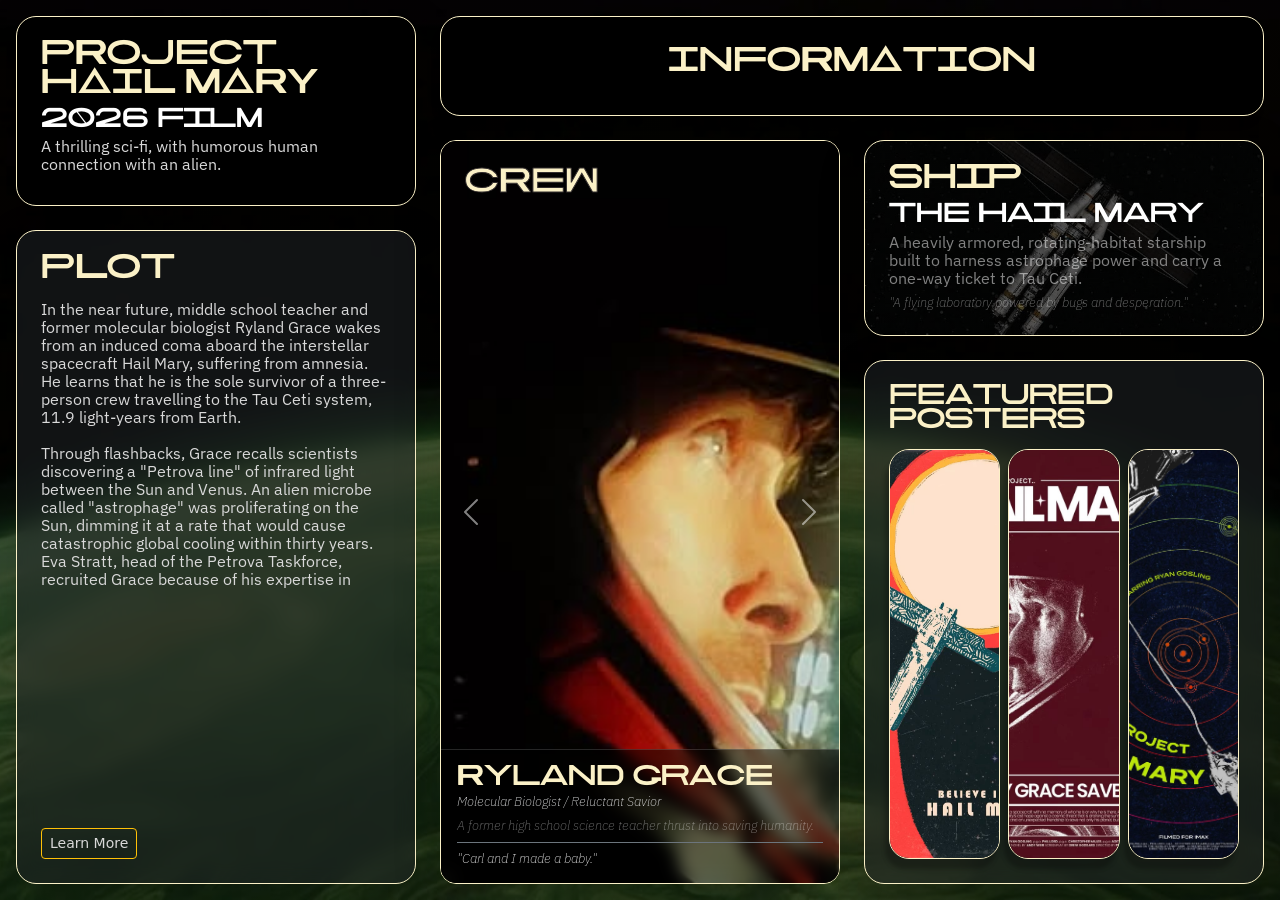
<file: A01/index.html>
<!doctype html>
<html lang="en">
  <head>
    <meta charset="utf-8" />
    <meta name="viewport" content="width=device-width, initial-scale=1" />
    <title>Bento</title>
    <link
      href="https://cdn.jsdelivr.net/npm/bootstrap@5.3.8/dist/css/bootstrap.min.css"
      rel="stylesheet"
      integrity="sha384-sRIl4kxILFvY47J16cr9ZwB07vP4J8+LH7qKQnuqkuIAvNWLzeN8tE5YBujZqJLB"
      crossorigin="anonymous"
    />
    <link rel="stylesheet" href="style.css" />
    <link rel="icon" href="assets/icon.png" />
  </head>
  <body>
    <div class="container-fluid d-flex min-vh-100 p-3">
      <!-- main row -->
      <div class="row g-4 flex-fill">
        <!-- left col -->
        <div class="col-12 col-lg-4 d-flex flex-column gap-4">
          <!-- film banner -->
          <div class="col-12">
            <div
              class="card p-4 justify-content-evenly text-white shadow-lg"
              id="film-banner"
            >
              <h3>PROJECT HAIL MARY</h3>

              <h5 id="hail-mary" class="card-title fw-bold mb-1">2026 Film</h5>

              <p id="ship-text" class="card-text small mb-2">
                A thrilling sci-fi, with humorous human connection with an
                alien.
              </p>
            </div>
          </div>

          <div class="col-12 flex-fill d-flex">
            <div class="col d-flex flex-column flex-grow-1">
              <div
                class="card frosted-card d-flex flex-column h-100 flex-fill shadow-lg"
              >
                <div
                  class="card-body p-4 d-flex flex-column justify-content-between"
                >
                  <div>
                    <h3 class="card-title fw-bold mb-3">PLOT</h3>
                    <p class="card-text plot-text" id="ship-text">
                      In the near future, middle school teacher and former
                      molecular biologist Ryland Grace wakes from an induced
                      coma aboard the interstellar spacecraft Hail Mary,
                      suffering from amnesia. He learns that he is the sole
                      survivor of a three-person crew travelling to the Tau Ceti
                      system, 11.9 light-years from Earth.

                      <br /><br />
                      Through flashbacks, Grace recalls scientists discovering a
                      "Petrova line" of infrared light between the Sun and
                      Venus. An alien microbe called "astrophage" was
                      proliferating on the Sun, dimming it at a rate that would
                      cause catastrophic global cooling within thirty years. Eva
                      Stratt, head of the Petrova Taskforce, recruited Grace
                      because of his expertise in speculative astrobiology.
                    </p>
                  </div>

                  <div class="mt-3">
                    <a
                      class="btn btn-outline-warning btn-sm"
                      href="https://en.wikipedia.org/wiki/Project_Hail_Mary_(film)#Plot"
                      target="_blank"
                      role="button"
                      >Learn More</a
                    >
                  </div>
                </div>
              </div>
            </div>
          </div>
        </div>

        <div class="col-12 col-lg-8 d-flex flex-column gap-4">
          <div class="row g-4">
            <div class="col-12">
              <div
                class="card info-card d-flex text-center justify-content-center"
              >
                <h3>INFORMATION</h3>
              </div>
            </div>
          </div>
          <div class="row g-4 flex-fill">
            <div class="col-12 col-lg-6 d-flex flex-column">
              <div
                id="crew-carousel"
                class="carousel slide crew-card-container position-relative overflow-hidden rounded-4 shadow-lg text-white flex-fill"
                data-bs-ride="carousel"
              >
                <div class="position-absolute top-0 start-0 p-4 z-3">
                  <h3
                    id="crew-title"
                    class="fw-bold m-0 py-1 rounded d-inline-block"
                  >
                    CREW
                  </h3>
                </div>

                <div class="carousel-inner h-100">
                  <div class="carousel-item active h-100">
                    <img
                      src="assets/ryland_banner.jpg"
                      class="d-block w-100 h-100 object-fit-cover"
                      alt="Ryland Grace"
                    />
                    <div
                      class="carousel-caption card-img-overlay d-flex flex-column justify-content-end p-0 text-start"
                    >
                      <div class="crew-overlay-box p-3">
                        <div>
                          <h3 class="fw-bold crew-name mb-1 fs-5">
                            Ryland Grace
                          </h3>
                          <p class="text-light crew-role mb-2 fst-italic small">
                            Molecular Biologist / Reluctant Savior
                          </p>
                          <p class="crew-desc mb-2 small text-white-50">
                            A former high school science teacher thrust into
                            saving humanity.
                          </p>
                        </div>
                        <div>
                          <p
                            class="small fst-italic border-top border-secondary pt-2 mb-0 text-white"
                          >
                            "Carl and I made a baby."
                          </p>
                        </div>
                      </div>
                    </div>
                  </div>

                  <div class="carousel-item h-100">
                    <img
                      src="assets/rocky_crew.jpg"
                      class="d-block w-100 h-100 object-fit-cover"
                      alt="Rocky"
                    />
                    <div
                      class="carousel-caption card-img-overlay d-flex flex-column justify-content-end p-0 text-start"
                    >
                      <div class="crew-overlay-box p-3">
                        <div>
                          <h3 class="fw-bold crew-name mb-1 fs-5">Rocky</h3>
                          <p class="text-light crew-role mb-2 fst-italic small">
                            Engineer Extraordinaire
                          </p>
                          <p class="crew-desc mb-2 small text-white-50">
                            A five-legged, pentagonal, rock-eating alien
                            navigating through echolocation.
                          </p>
                        </div>
                        <div>
                          <p
                            class="small fst-italic text-white-50 border-top border-secondary pt-2 mb-0 text-white"
                          >
                            "Amaze! Amaze! Amaze!"
                          </p>
                        </div>
                      </div>
                    </div>
                  </div>

                  <div class="carousel-item h-100">
                    <img
                      src="assets/stratt_crew.jpg"
                      class="d-block w-100 h-100 object-fit-cover"
                      alt="Eva Stratt"
                    />
                    <div
                      class="carousel-caption card-img-overlay d-flex flex-column justify-content-end p-0 text-start"
                    >
                      <div class="crew-overlay-box p-3">
                        <div>
                          <h3 class="crew-name fw-bold mb-1 fs-5">
                            Eva Stratt
                          </h3>
                          <p class="text-light crew-role mb-2 fst-italic small">
                            Director / Head of UN Taskforce
                          </p>
                          <p class="crew-desc mb-2 small text-white-50">
                            Ruthless, pragmatic, and entirely unconcerned with
                            ethics or popularity.
                          </p>
                        </div>
                        <div>
                          <p
                            class="small fst-italic border-top border-secondary pt-2 mb-0 text-white"
                          >
                            "If we die, it doesn't matter what the rules were."
                          </p>
                        </div>
                      </div>
                    </div>
                  </div>
                </div>

                <button
                  class="carousel-control-prev z-3"
                  type="button"
                  data-bs-target="#crew-carousel"
                  data-bs-slide="prev"
                >
                  <span
                    class="carousel-control-prev-icon"
                    aria-hidden="true"
                  ></span>
                  <span class="visually-hidden">Previous</span>
                </button>
                <button
                  class="carousel-control-next z-3"
                  type="button"
                  data-bs-target="#crew-carousel"
                  data-bs-slide="next"
                >
                  <span
                    class="carousel-control-next-icon"
                    aria-hidden="true"
                  ></span>
                  <span class="visually-hidden">Next</span>
                </button>
              </div>
            </div>

            <div class="col-12 col-lg-6 d-flex flex-column gap-4">
              <div
                class="card p-4 justify-content-evenly text-white shadow-lg border-0"
                id="ship"
              >
                <h3>Ship</h3>
                <h5 id="hail-mary" class="card-title fw-bold mb-1">
                  The Hail Mary
                </h5>
                <p id="ship-text" class="card-text small mb-2 text-white-50">
                  A heavily armored, rotating-habitat starship built to harness
                  astrophage power and carry a one-way ticket to Tau Ceti.
                </p>
                <div>
                  <p class="card-text small fst-italic text-white-50 mb-0">
                    "A flying laboratory powered by bugs and desperation."
                  </p>
                </div>
              </div>

              <div
                class="card p-4 frosted-card text-white shadow-lg border-0 flex-fill"
              >
                <h3 class="card-title fs-5 mb-3">Featured Posters</h3>
                <div class="row g-2 flex-fill poster-row">
                  <div class="col-4">
                    <div
                      class="card bg-dark border-secondary overflow-hidden h-100"
                    >
                      <img
                        src="assets/posters/poster1.jpg"
                        alt="Poster 1"
                        class="poster-img object-fit-cover"
                      />
                    </div>
                  </div>
                  <div class="col-4">
                    <div
                      class="card bg-dark border-secondary overflow-hidden h-100"
                    >
                      <img
                        src="assets/posters/poster2.jpg"
                        alt="Poster 2"
                        class="poster-img object-fit-cover"
                      />
                    </div>
                  </div>
                  <div class="col-4">
                    <div
                      class="card bg-dark border-secondary overflow-hidden h-100"
                    >
                      <img
                        src="assets/posters/poster3.jpg"
                        alt="Poster 3"
                        class="poster-img object-fit-cover"
                      />
                    </div>
                  </div>
                </div>
              </div>
            </div>
          </div>
        </div>
      </div>
    </div>
    <script
      src="https://cdn.jsdelivr.net/npm/bootstrap@5.3.8/dist/js/bootstrap.bundle.min.js"
      integrity="sha384-FKyoEForCGlyvwx9Hj09JcYn3nv7wiPVlz7YYwJrWVcXK/BmnVDxM+D2scQbITxI"
      crossorigin="anonymous"
    ></script>
  </body>
</html>
</file>
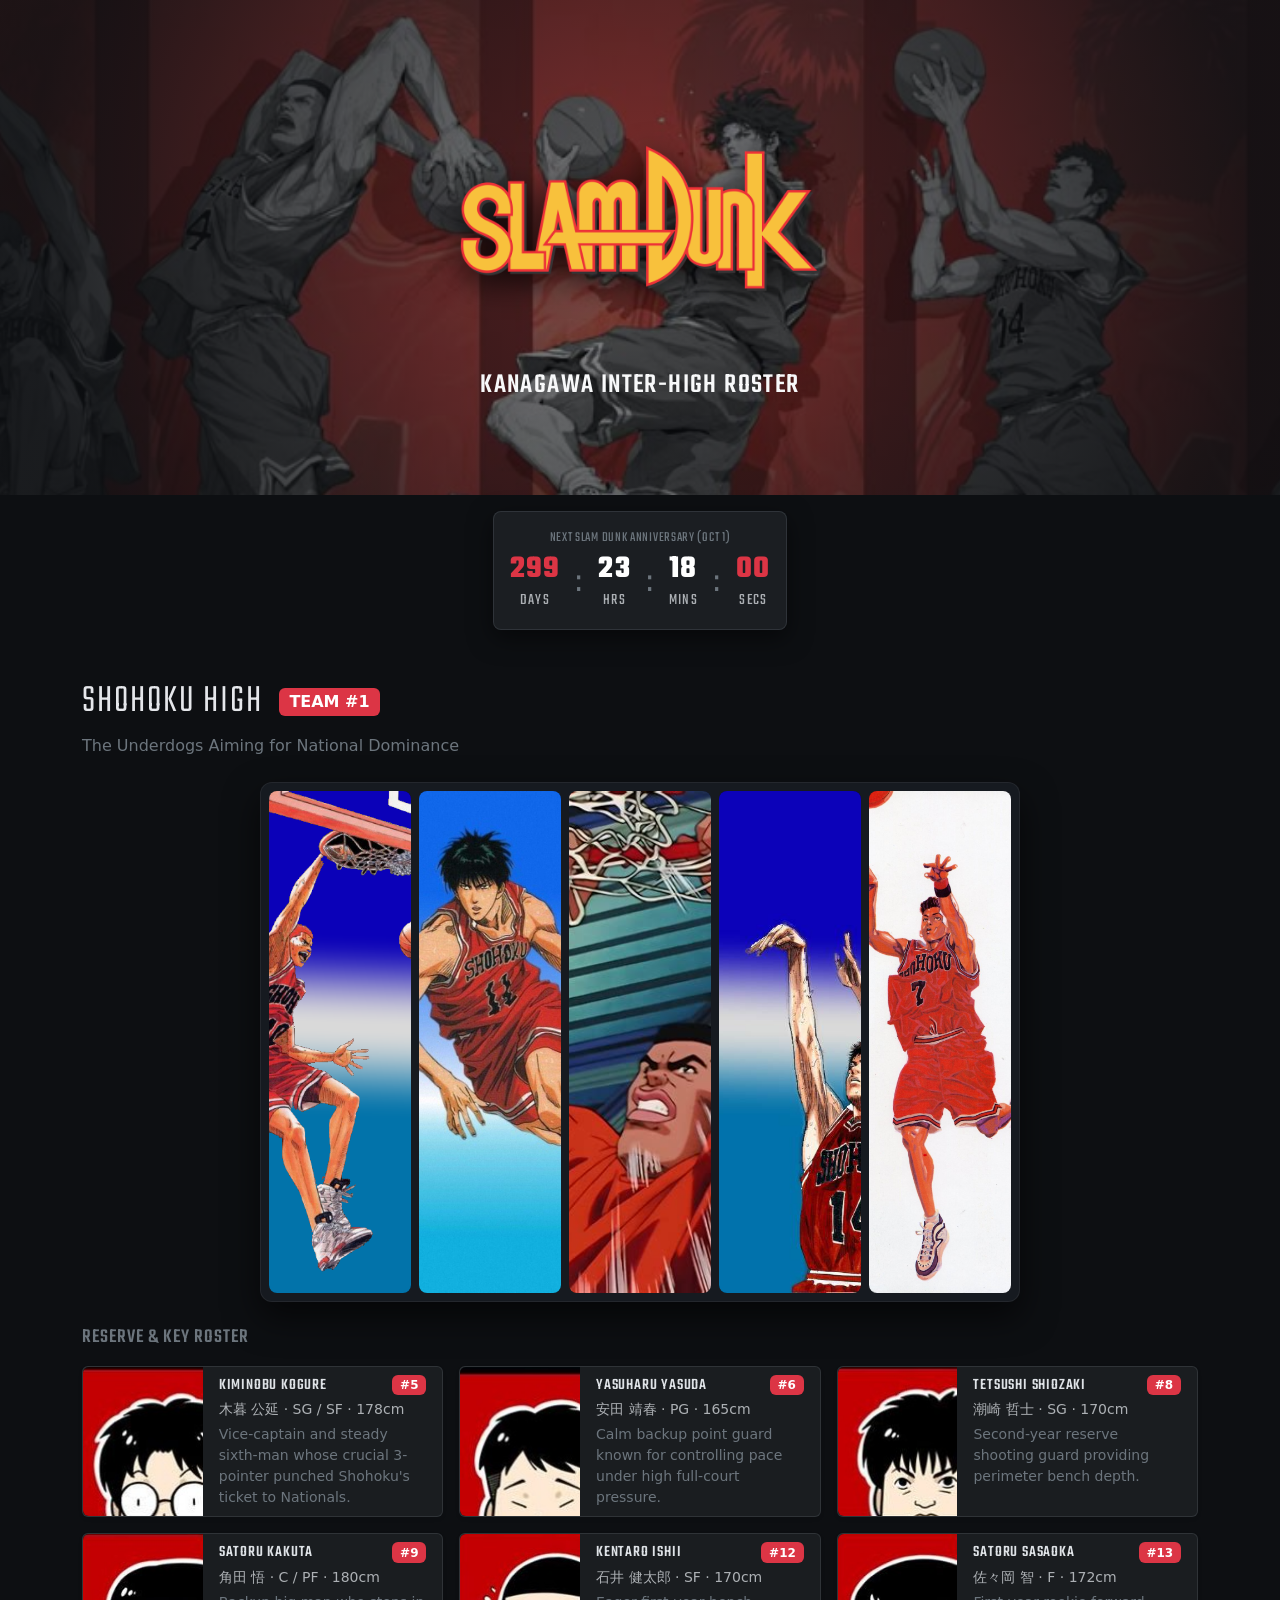
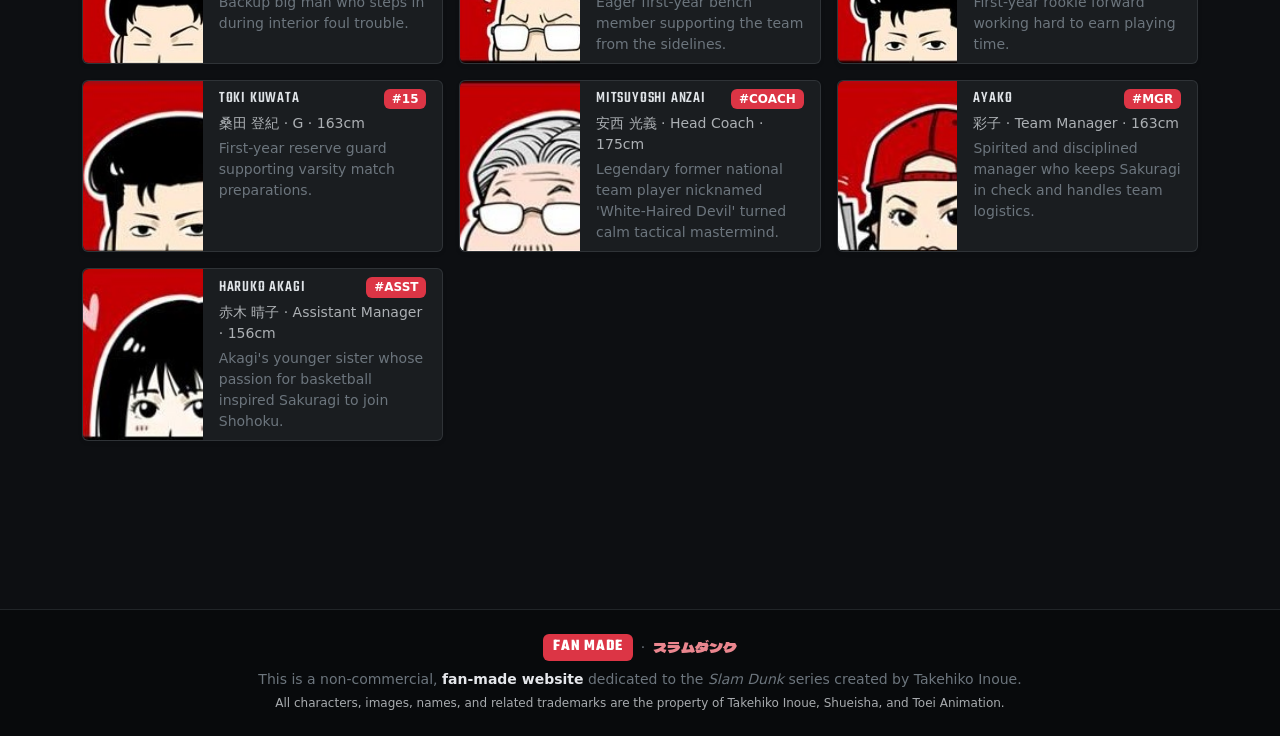
<file: A02/index.html>
<!doctype html>
<html lang="en" data-bs-theme="dark">
  <head>
    <title>Slam Dunk Roster</title>
    <meta charset="utf-8" />
    <meta name="viewport" content="width=device-width, initial-scale=1" />
    <link rel="preconnect" href="https://fonts.googleapis.com" />
    <link rel="preconnect" href="https://fonts.gstatic.com" crossorigin />
    <link
      href="https://fonts.googleapis.com/css2?family=Dela+Gothic+One&family=Teko:wght@600;700&display=swap"
      rel="stylesheet"
    />
    <link
      href="https://cdn.jsdelivr.net/npm/bootstrap@5.3.8/dist/css/bootstrap.min.css"
      rel="stylesheet"
      crossorigin="anonymous"
    />
    <link rel="stylesheet" href="style.css" />
    <link
      rel="shortcut icon"
      href="assets/images/slam_dunk_logo_hero.png"
      type="image/x-icon"
    />
  </head>

  <body>
    <section class="hero-parallax">
      <div
        class="hero-overlay d-flex flex-column justify-content-center align-items-center text-center p-3"
      >
        <img
          id="logo"
          src="assets/images/slam_dunk_logo_hero.png"
          alt="Slam Dunk Logo"
          class="img-fluid hero-logo mb-3"
        />
        <h1 class="sports-font tracking-wide text-uppercase text-light fs-3">
          Kanagawa Inter-High Roster
        </h1>
      </div>
    </section>
    <div class="d-flex justify-content-center">
      <div
        class="countdown-box mt-3 text-center p-3 rounded-3 bg-dark bg-opacity-75 border border-secondary border-opacity-25"
      >
        <div
          class="small text-uppercase tracking-wider text-secondary sports-font mb-1"
        >
          Next Slam Dunk Anniversary (Oct 1)
        </div>
        <div
          id="anniversary-countdown"
          class="d-flex justify-content-center align-items-center gap-3 text-white sports-font fs-4"
        >
          <div>
            <span id="cd-days" class="text-danger fw-bold fs-2">00</span
            ><small class="d-block text-muted fs-6">DAYS</small>
          </div>
          <div class="fs-2 text-secondary">:</div>
          <div>
            <span id="cd-hours" class="text-white fw-bold fs-2">00</span
            ><small class="d-block text-muted fs-6">HRS</small>
          </div>
          <div class="fs-2 text-secondary">:</div>
          <div>
            <span id="cd-mins" class="text-white fw-bold fs-2">00</span
            ><small class="d-block text-muted fs-6">MINS</small>
          </div>
          <div class="fs-2 text-secondary">:</div>
          <div>
            <span id="cd-secs" class="text-danger fw-bold fs-2">00</span
            ><small class="d-block text-muted fs-6">SECS</small>
          </div>
        </div>
      </div>
    </div>
    <main class="container py-5">
      <div id="teams-root"></div>
    </main>
    <footer
      class="site-footer border-top border-secondary border-opacity-25 py-4 mt-5"
    >
      <div class="container text-center">
        <div
          class="d-flex justify-content-center align-items-center gap-2 mb-2"
        >
          <span class="badge text-bg-danger sports-font fs-6">FAN MADE</span>
          <span class="text-secondary small">·</span>
          <span class="kanji-font text-danger-emphasis small"
            >スラムダンク</span
          >
        </div>
        <p class="small text-secondary mb-1">
          This is a non-commercial, <strong>fan-made website</strong> dedicated
          to the <em>Slam Dunk</em> series created by Takehiko Inoue.
        </p>
        <p class="extra-small text-muted mb-0">
          All characters, images, names, and related trademarks are the property
          of Takehiko Inoue, Shueisha, and Toei Animation.
        </p>
      </div>
    </footer>
    <script
      src="https://cdn.jsdelivr.net/npm/bootstrap@5.3.8/dist/js/bootstrap.bundle.min.js"
      crossorigin="anonymous"
    ></script>

    <script>
      const slamDunkData = [
        {
          teamName: "Shohoku High",
          tagline: "The Underdogs Aiming for National Dominance",
          themeBadge: "danger",
          members: [
            {
              id: 1,
              name: "Hanamichi Sakuragi",
              japanese_name: "桜木 花道",
              jersey: 10,
              position: "PF",
              height: 189,
              image: "assets/images/sakuragi.png",
              icon: "assets/images/icons/sakuragi_icon.jpg",
              desc: "The self-proclaimed Rebound King and high-flying power rookie.",
            },
            {
              id: 2,
              name: "Kaede Rukawa",
              japanese_name: "流川 楓",
              jersey: 11,
              position: "SF",
              height: 187,
              image: "assets/images/rukawa.jpg",
              icon: "assets/images/icons/rukawa_icon.jpg",
              desc: "Shohoku's lethal scoring prodigy aiming to be #1 in Japan.",
            },
            {
              id: 3,
              name: "Takenori Akagi",
              japanese_name: "赤木 剛憲",
              jersey: 4,
              position: "C",
              height: 197,
              image: "assets/images/akagi.jpg",
              icon: "assets/images/icons/akagi_icon.jpg",
              desc: "Captain and defensive pillar known as 'Gori'.",
            },
            {
              id: 4,
              name: "Hisashi Mitsui",
              japanese_name: "三井 寿",
              jersey: 14,
              position: "SG",
              height: 184,
              image: "assets/images/mitsui.jpg",
              icon: "assets/images/icons/mitsui_icon.jpg",
              desc: "Former Junior High MVP with an unstoppable clutch 3-point stroke.",
            },
            {
              id: 5,
              name: "Ryota Miyagi",
              japanese_name: "宮城 リョータ",
              jersey: 7,
              position: "PG",
              height: 168,
              image: "assets/images/miyagi.jpg",
              icon: "assets/images/icons/miyagi_icon.jpg",
              desc: "Lightning-quick floor general who dictates Shohoku's breakneck tempo.",
            },
            {
              id: 6,
              name: "Kiminobu Kogure",
              japanese_name: "木暮 公延",
              jersey: 5,
              position: "SG / SF",
              height: 178,
              image: "assets/images/kogure.jpg",
              icon: "assets/images/icons/kogure_icon.jpg",
              desc: "Vice-captain and steady sixth-man whose crucial 3-pointer punched Shohoku's ticket to Nationals.",
            },
            {
              id: 7,
              name: "Yasuharu Yasuda",
              japanese_name: "安田 靖春",
              jersey: 6,
              position: "PG",
              height: 165,
              image: "assets/images/yasuda.jpg",
              icon: "assets/images/icons/yasuda_icon.jpg",
              desc: "Calm backup point guard known for controlling pace under high full-court pressure.",
            },
            {
              id: 8,
              name: "Tetsushi Shiozaki",
              japanese_name: "潮崎 哲士",
              jersey: 8,
              position: "SG",
              height: 170,
              image: "assets/images/shiozaki.jpg",
              icon: "assets/images/icons/shiozaki_icon.jpg",
              desc: "Second-year reserve shooting guard providing perimeter bench depth.",
            },
            {
              id: 9,
              name: "Satoru Kakuta",
              japanese_name: "角田 悟",
              jersey: 9,
              position: "C / PF",
              height: 180,
              image: "assets/images/kakuta.jpg",
              icon: "assets/images/icons/kakuta_icon.jpg",
              desc: "Backup big man who steps in during interior foul trouble.",
            },
            {
              id: 10,
              name: "Kentaro Ishii",
              japanese_name: "石井 健太郎",
              jersey: 12,
              position: "SF",
              height: 170,
              image: "assets/images/ishii.jpg",
              icon: "assets/images/icons/ishii_icon.jpg",
              desc: "Eager first-year bench member supporting the team from the sidelines.",
            },
            {
              id: 11,
              name: "Satoru Sasaoka",
              japanese_name: "佐々岡 智",
              jersey: 13,
              position: "F",
              height: 172,
              image: "assets/images/sasaoka.jpg",
              icon: "assets/images/icons/sasaoka_icon.jpg",
              desc: "First-year rookie forward working hard to earn playing time.",
            },
            {
              id: 12,
              name: "Toki Kuwata",
              japanese_name: "桑田 登紀",
              jersey: 15,
              position: "G",
              height: 163,
              image: "assets/images/kuwata.jpg",
              icon: "assets/images/icons/kuwata_icon.jpg",
              desc: "First-year reserve guard supporting varsity match preparations.",
            },

            {
              id: 13,
              name: "Mitsuyoshi Anzai",
              japanese_name: "安西 光義",
              jersey: "COACH",
              position: "Head Coach",
              height: 175,
              image: "assets/images/anzai.jpg",
              icon: "assets/images/icons/anzai_icon.jpg",
              desc: "Legendary former national team player nicknamed 'White-Haired Devil' turned calm tactical mastermind.",
            },
            {
              id: 14,
              name: "Ayako",
              japanese_name: "彩子",
              jersey: "MGR",
              position: "Team Manager",
              height: 163,
              image: "assets/images/ayako.jpg",
              icon: "assets/images/icons/ayako_icon.jpg",
              desc: "Spirited and disciplined manager who keeps Sakuragi in check and handles team logistics.",
            },
            {
              id: 15,
              name: "Haruko Akagi",
              japanese_name: "赤木 晴子",
              jersey: "ASST",
              position: "Assistant Manager",
              height: 156,
              image: "assets/images/haruko.jpg",
              icon: "assets/images/icons/haruko_icon.jpg",
              desc: "Akagi's younger sister whose passion for basketball inspired Sakuragi to join Shohoku.",
            },
          ],
        },
      ];

      const teamsRoot = document.getElementById("teams-root");
      const teamsToRender = slamDunkData.slice(0, 5);

      let fullHTML = "";

      for (let t = 0; t < teamsToRender.length; t++) {
        const team = teamsToRender[t];
        const panelMembers = team.members.slice(0, 5);
        const benchMembers = team.members.slice(5);

        fullHTML += `
          <section class="team-section mb-5 pb-4">
            <div class="d-flex align-items-center gap-3 mb-2">
              <h2 class="sports-font display-6 mb-0">${team.teamName}</h2>
              <span class="badge text-bg-${team.themeBadge} fs-6">TEAM #${t + 1}</span>
            </div>
            <p class="text-secondary mb-4">${team.tagline}</p>

            <!-- 5-Panel Narrow Interactive Collage -->
            <div class="collage-container mx-auto" id="gallery-${t}">
        `;

        for (let p = 0; p < panelMembers.length; p++) {
          const m = panelMembers[p];
          fullHTML += `
            <div class="panel">
              <img src="${m.image}" alt="${m.name}" loading="lazy" />
              <div class="panel-details">
                <button class="close-btn" title="Close details">&times;</button>
                <div class="mb-2">
                  <span class="badge text-bg-${team.themeBadge}">#${m.jersey} · ${m.position}</span>
                  <span class="badge bg-dark border border-secondary ms-1">${m.height} cm</span>
                </div>
                <h3 class="sports-font mb-0 text-white">${m.name}</h3>
                <h5 class="kanji-font text-danger-emphasis mb-2">${m.japanese_name}</h5>
                <p class="small text-light-emphasis">${m.desc}</p>
              </div>
            </div>
          `;
        }

        fullHTML += `</div>`;

        if (benchMembers.length > 0) {
          fullHTML += `
            <div class="mt-4">
              <h5 class="text-uppercase text-secondary sports-font fs-5 mb-3">Reserve & Key Roster</h5>
              <div class="row row-cols-1 row-cols-md-2 row-cols-lg-3 g-3">
          `;

          for (let b = 0; b < benchMembers.length; b++) {
            const bm = benchMembers[b];
            fullHTML += `
              <div class="col">
                <div class="card h-100 bg-dark-subtle border-secondary border-opacity-25 shadow-sm">
                  <div class="row g-0 h-100">
                    <div class="col-4">
                      <img src="${bm.icon}" class="img-fluid rounded-start h-100 object-fit-cover" alt="${bm.name}" />
                    </div>
                    <div class="col-8">
                      <div class="card-body py-2 px-3 d-flex flex-column justify-content-between h-100">
                        <div>
                          <div class="d-flex justify-content-between align-items-center mb-1">
                            <h6 class="card-title sports-font mb-0">${bm.name}</h6>
                            <span class="badge text-bg-${team.themeBadge}">#${bm.jersey}</span>
                          </div>
                          <p class="small text-muted mb-1">${bm.japanese_name} · ${bm.position} · ${bm.height}cm</p>
                          <p class="card-text small text-secondary">${bm.desc}</p>
                        </div>
                      </div>
                    </div>
                  </div>
                </div>
              </div>
            `;
          }

          fullHTML += `
              </div>
            </div>
          `;
        }

        fullHTML += `</section>`;
      }

      teamsRoot.innerHTML = fullHTML;

      document.addEventListener("click", (e) => {
        const closeBtn = e.target.closest(".close-btn");
        const panel = e.target.closest(".panel");

        if (closeBtn) {
          e.stopPropagation();
          const activePanel = closeBtn.closest(".panel.active");
          const container = closeBtn.closest(".collage-container");
          if (activePanel && container) {
            activePanel.classList.remove("active");
            container.classList.remove("has-active");
          }
          return;
        }

        if (panel) {
          const container = panel.closest(".collage-container");
          if (!container) return;

          if (panel.classList.contains("active")) return;
          const currentActive = container.querySelector(".panel.active");
          if (currentActive) {
            currentActive.classList.remove("active");
          }

          panel.classList.add("active");
          container.classList.add("has-active");
        }
      });
      function startAnniversaryCountdown() {
        function updateTimer() {
          const now = new Date();
          let currentYear = now.getFullYear();
          let anniversaryDate = new Date(currentYear, 9, 1, 0, 0, 0);

          if (now > anniversaryDate) {
            anniversaryDate = new Date(currentYear + 1, 9, 1, 0, 0, 0);
          }

          const diff = anniversaryDate - now;

          const days = Math.floor(diff / (1000 * 60 * 60 * 24));
          const hours = Math.floor((diff / (1000 * 60 * 60)) % 24);
          const minutes = Math.floor((diff / 1000 / 60) % 60);
          const seconds = Math.floor((diff / 1000) % 60);

          document.getElementById("cd-days").textContent = String(
            days,
          ).padStart(2, "0");
          document.getElementById("cd-hours").textContent = String(
            hours,
          ).padStart(2, "0");
          document.getElementById("cd-mins").textContent = String(
            minutes,
          ).padStart(2, "0");
          document.getElementById("cd-secs").textContent = String(
            seconds,
          ).padStart(2, "0");
        }

        updateTimer();
        setInterval(updateTimer, 1000);
      }

      startAnniversaryCountdown();
    </script>
  </body>
</html>
</file>
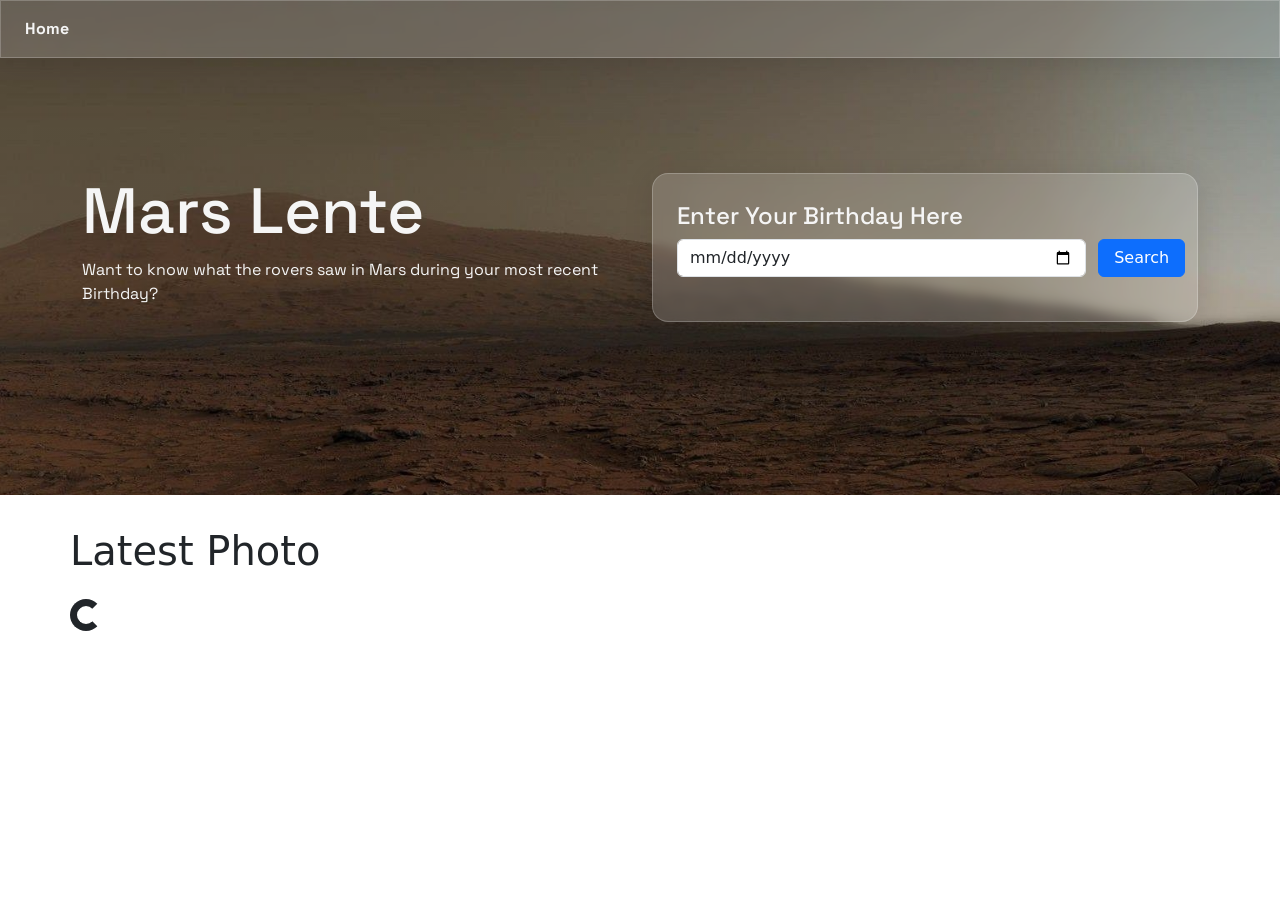
<file: Midterms/index.html>
<!doctype html>
<html lang="en" data-bs-theme="light">
  <head>
    <title>MarsLente</title>
    <meta charset="utf-8" />
    <meta name="viewport" content="width=device-width, initial-scale=1" />
    <link rel="icon" href="assets/images/mars-rover.png" />

    <link
      href="https://cdn.jsdelivr.net/npm/bootstrap@5.3.8/dist/css/bootstrap.min.css"
      rel="stylesheet"
      integrity="sha384-sRIl4kxILFvY47J16cr9ZwB07vP4J8+LH7qKQnuqkuIAvNWLzeN8tE5YBujZqJLB"
      crossorigin="anonymous"
    />
    <link rel="stylesheet" href="assets/style.css" />
  </head>

  <body>
    <header>
      <nav class="navbar container-fluid">
        <div class="px-3 d-flex flex-row align-items-center">
          <a class="p-2" href="#">Home</a>
        </div>
      </nav>
    </header>
    <section class="hero-parallax">
      <div class="container">
        <div class="row">
          <div class="col-6">
            <div class="h4" id="hero-heading">Mars Lente</div>
            <p id="hero-text">
              Want to know what the rovers saw in Mars during your most recent
              Birthday?
            </p>
          </div>
          <div class="col-6">
            <div
              class="card h-100 px-4 d-flex justify-content-center"
              id="hero-card"
            >
              <div class="h4" id="enter-text">Enter Your Birthday Here</div>
              <form
                class="row"
                onsubmit="
                  pageRedirect();
                "
              >
                <div class="col-10">
                  <input type="date" class="form-control" id="bDayDate" />
                </div>
                <div class="col-2 p-0">
                  <button
                    type="button"
                    class="btn btn-primary mb-3 w-100"
                    onclick="pageRedirect()"
                  >
                    Search
                  </button>
                </div>
              </form>
            </div>
          </div>
        </div>
      </div>
    </section>
    <div class="container pt-3 px-0" id="">
      <div class="row" id="parentBday"></div>
    </div>
    <div class="container pt-3 px-0 mb-1">
      <div class="h1">Latest Photo</div>
      <div class="row" id="parentLatest">
        <div class="h3 my-3" id="name">
          <div class="spinner-border" role="status">
            <span class="visually-hidden">Loading...</span>
          </div>
        </div>
      </div>
    </div>
    <footer></footer>

    <script
      src="https://cdn.jsdelivr.net/npm/bootstrap@5.3.8/dist/js/bootstrap.bundle.min.js"
      integrity="sha384-FKyoEForCGlyvwx9Hj09JcYn3nv7wiPVlz7YYwJrWVcXK/BmnVDxM+D2scQbITxI"
      crossorigin="anonymous"
    ></script>
    <script src="assets/script.js"></script>
  </body>
</html>
</file>
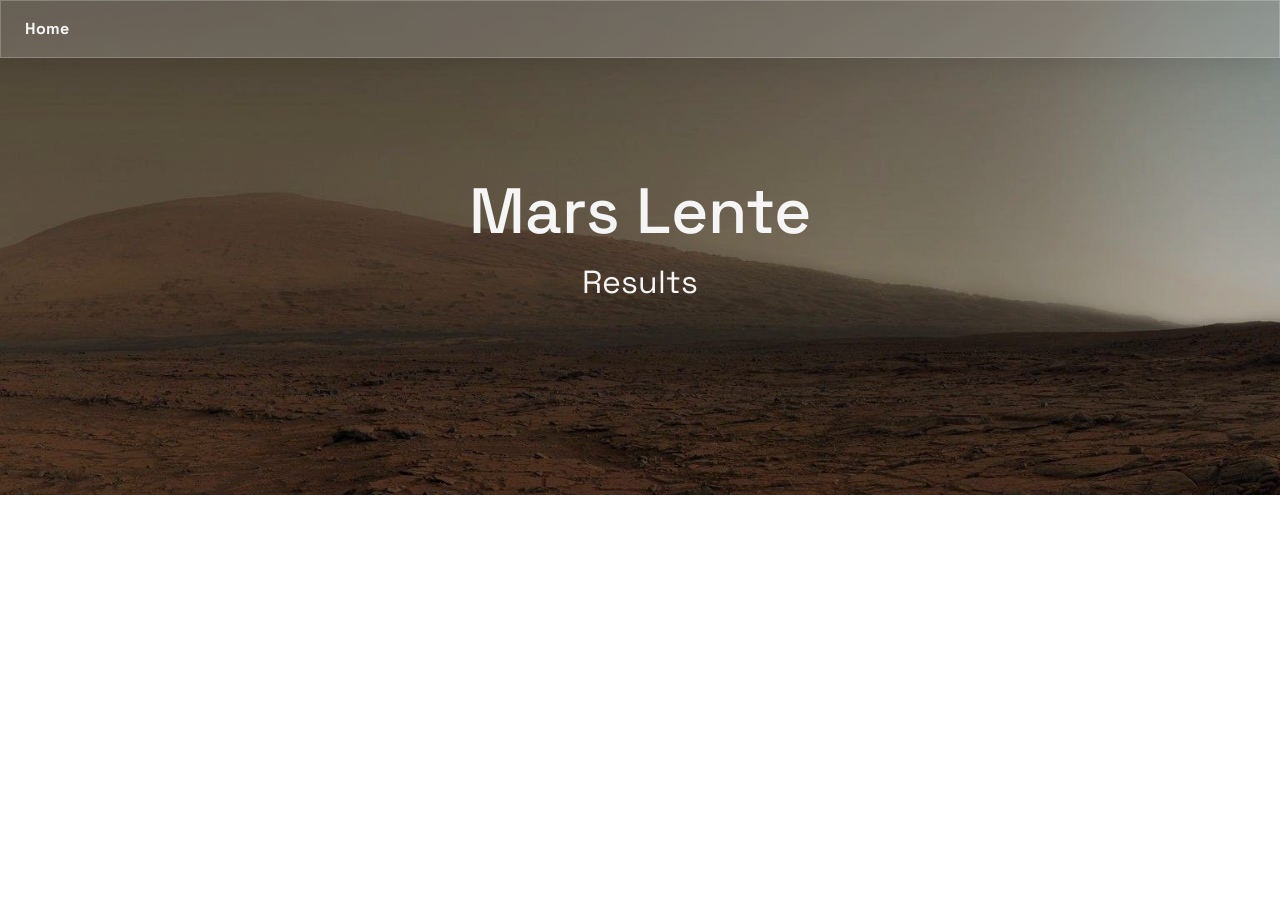
<file: Midterms/result.html>
<!doctype html>
<html lang="en" data-bs-theme="light">
  <head>
    <title>MarsLente</title>
    <meta charset="utf-8" />
    <meta name="viewport" content="width=device-width, initial-scale=1" />
    <link rel="icon" href="assets/images/mars-rover.png" />

    <link
      href="https://cdn.jsdelivr.net/npm/bootstrap@5.3.8/dist/css/bootstrap.min.css"
      rel="stylesheet"
      integrity="sha384-sRIl4kxILFvY47J16cr9ZwB07vP4J8+LH7qKQnuqkuIAvNWLzeN8tE5YBujZqJLB"
      crossorigin="anonymous"
    />
    <link rel="stylesheet" href="assets/style.css" />
  </head>

  <body>
    <header>
      <nav class="navbar container-fluid">
        <div class="px-3 d-flex flex-row align-items-center">
          <a class="p-2" href="index.html">Home</a>
        </div>
      </nav>
    </header>
    <section class="hero-parallax">
      <div class="container">
        <div class="row">
          <div class="col-12 text-center">
            <div class="h4" id="hero-heading">Mars Lente</div>
            <p id="result-text">
              Results
            </p>
          </div>
        </div>
      </div>
    </section>
    <div class="container pt-3 px-0">
      <div class="row" id="parentBday"></div>
    </div>
    <footer></footer>

    <script
      src="https://cdn.jsdelivr.net/npm/bootstrap@5.3.8/dist/js/bootstrap.bundle.min.js"
      integrity="sha384-FKyoEForCGlyvwx9Hj09JcYn3nv7wiPVlz7YYwJrWVcXK/BmnVDxM+D2scQbITxI"
      crossorigin="anonymous"
    ></script>
    <script src="assets/getResult.js"></script>
  </body>
</html>
</file>
<file: A01/style.css>
@import url("https://fonts.googleapis.com/css2?family=IBM+Plex+Mono:ital,wght@0,100;0,200;0,300;0,400;0,500;0,600;0,700;1,100;1,200;1,300;1,400;1,500;1,600;1,700&family=IBM+Plex+Sans:ital,wght@0,100..700;1,100..700&family=Poppins:ital,wght@0,100;0,200;0,300;0,400;0,500;0,600;0,700;0,800;0,900;1,100;1,200;1,300;1,400;1,500;1,600;1,700;1,800;1,900&display=swap");

:root {
  --primary-bg-color: #000000;
  --title-font: "HailMarySans", sans-serif;
  --title-text-color: #fbf1c7;
  --text-color: #d9d9d9;
}

@font-face {
  font-family: "HailMarySans";
  src: url("fonts/Hail_Mary_Sans_v2.otf") format("truetype");
  font-weight: bold;
  font-style: normal;
}

body {
  background-color: var(--primary-bg-color);
  margin: 0;
  padding: 0;
  background-image:
    linear-gradient(rgba(0, 0, 0, 0.6), rgba(0, 0, 0, 0.6)),
    url("assets/adrianbg.jpg");
  background-position: center;
  background-size: cover;
  background-repeat: no-repeat;
  background-attachment: fixed;
  min-height: 100vh;
  min-height: 100dvh;
}
a {
  color: var(--text-color) !important;
  text-decoration: none;
}

#ship {
  background-image:
    linear-gradient(rgba(0, 0, 0, 0.6), rgba(0, 0, 0, 0.6)),
    url("assets/hail_maryship.jpg");
  background-position: center;
  background-size: cover;
  background-repeat: no-repeat;
}

#hail-mary {
  font-family: "HailMarySans", sans-serif;
  font-style: normal;
  font-weight: 400;
  font-size: 1.2rem;
  line-height: 1.4;
}

#ship-text {
  font-family: "IBM Plex Sans", sans-serif;
  font-style: normal;
  font-weight: 400;
  font-size: 1rem;
  line-height: 18px;
}

#crew-title {
  -webkit-text-stroke: 1px #332e2e;
  color: var(--title-text-color);
}

.card {
  background-color: var(--primary-bg-color);
  min-height: 100px;
  box-shadow: -4px 10px 4px rgba(0, 0, 0, 0.25);
  border: 1px solid #fbf1c7 !important;
  border-radius: 20px;
}

#crew-carousel {
  border: 1px solid #fbf1c7 !important;
  border-radius: 20px;
}

.crew-name {
  font-family: "HailMarySans", sans-serif;
  font-style: normal;
  font-weight: 400;
  font-size: 1.25rem;
}

.crew-role {
  font-family: "IBM Plex Mono", monospace;
  font-style: normal;
  font-weight: 400;
  font-size: 0.85rem;
  line-height: 1.2;
}

.crew-desc {
  font-family: "IBM Plex Sans", sans-serif;
  font-style: normal;
  font-weight: 400;
  font-size: 0.9rem;
  line-height: 18px;
}

.card-text {
  font-family: "IBM Plex Sans", sans-serif;
  font-style: normal;
  font-weight: 400;
  font-size: 1rem;
  line-height: 18px;
  color: #d9d9d9;
}

.frosted-card {
  background-color: rgba(33, 37, 41, 0.5);
  backdrop-filter: blur(10px);
  -webkit-backdrop-filter: blur(10px);
  border: 1px solid #fbf1c7 !important;
}

h3 {
  font-family: var(--title-font);
  font-style: normal;
  font-weight: 400;
  font-size: 1.5rem;
  color: var(--title-text-color) !important;
}

.small {
  font-family: "IBM Plex Sans", sans-serif;
  font-style: italic;
  font-weight: 200;
  font-size: 13px;
  line-height: 16px;
}

.character-card {
  position: relative;
  overflow: hidden;
  border-radius: 1rem;
}

.card-img-overlay {
  padding: 0 !important;
}

.card-img-overlay.carousel-caption {
  padding: 0 !important;
  right: 0;
  left: 0;
  bottom: 0;
  top: auto;
}

.crew-overlay-box {
  width: 100%;
  height: 50%;
  background-color: rgba(0, 0, 0, 0.5) !important;
  backdrop-filter: blur(8px);
  -webkit-backdrop-filter: blur(8px);
  border-top: 1px solid rgba(255, 255, 255, 0.15);
  border-radius: 0 !important;
  overflow-y: auto;
  display: flex;
  flex-direction: column;
  justify-content: space-between;
}

.flex-grow-1 {
  flex: 1 1 0% !important;
}
.container-fluid.min-vh-100 {
  min-height: 100dvh !important;
}

#crew-carousel {
  min-height: 20rem;
}

#crew-carousel .carousel-inner {
  position: absolute;
  inset: 0;
  height: auto;
}

#crew-carousel .carousel-item img {
  position: absolute;
  inset: 0;
  width: 100%;
  height: 100%;
}

.plot-text {
  max-height: 32vh;
  overflow-y: auto;
}

.poster-row {
  min-height: 7rem;
}

.poster-img {
  flex: 1 1 0;
  min-height: 0;
  width: 100%;
}
</file>
<file: A02/style.css>
:root {
  --sports-font: 'Teko', 'Dela Gothic One', sans-serif;
  --kanji-font: 'Dela Gothic One', sans-serif;
}

body {
  background-color: #0d0f12;
  color: #e5e7eb;
  overflow-x: hidden;
}

.sports-font {
  font-family: var(--sports-font);
  letter-spacing: 0.05em;
  text-transform: uppercase;
}

.kanji-font {
  font-family: var(--kanji-font);
}

.hero-parallax {
  position: relative;
  height: 55vh;
  min-height: 380px;
  background-image: url('assets/images/bg.jpg');
  background-attachment: fixed; 
  background-position: center;
  background-repeat: no-repeat;
  background-size: cover;
  display: flex;
  align-items: center;
  justify-content: center;
}

.hero-overlay {
  position: absolute;
  inset: 0;
  background: radial-gradient(circle at center, rgba(13, 15, 18, 0.45) 0%, rgba(13, 15, 18, 0.92) 90%);
}


.hero-logo {
  max-width: 40vw;
  max-height: 40vh;
  width: auto;
  height: auto;
  object-fit: contain;
  filter: drop-shadow(0 8px 16px rgba(0, 0, 0, 0.8));
  transition: transform 0.3s ease;
}

.hero-logo:hover {
  transform: scale(1.03);
}

/* collages */
.collage-container {
  display: flex;
  width: 100%;
  max-width: 760px; 
  height: 520px;
  gap: 8px;
  padding: 8px;
  background-color: #161a20;
  border-radius: 12px;
  overflow: hidden;
  box-shadow: 0 15px 35px rgba(0, 0, 0, 0.6);
  border: 1px solid rgba(255, 255, 255, 0.06);
}

.panel {
  flex: 1; 
  position: relative;
  overflow: hidden;
  border-radius: 8px;
  cursor: pointer;
  background-color: #0b0c0e;
  transition: flex 0.55s cubic-bezier(0.2, 0.8, 0.2, 1), opacity 0.4s ease;
}


.collage-container:not(.has-active) .panel:hover {
  flex: 1.4;
}

.panel img {
  width: 100%;
  height: 100%;
  object-fit: cover;
  object-position: center top; 
  display: block;
}

.panel.active {
  flex: 100 0 100%;
  cursor: default;
}

.collage-container.has-active .panel:not(.active) {
  flex: 0 0 0;
  opacity: 0;
  pointer-events: none;
  margin: 0;
  padding: 0;
}

.panel-details {
  position: absolute;
  top: 0;
  right: 0;
  width: 55%;
  height: 100%;
  padding: 35px 55px;
  display: flex;
  flex-direction: column;
  justify-content: flex-start;
  background: linear-gradient(
    to right,
    rgba(13, 15, 18, 0) 0%,
    rgba(13, 15, 18, 0.85) 10%,
    rgba(13, 15, 18, 0.98) 100%
  );
  opacity: 0;
  transform: translateX(30px);
  pointer-events: none;
  transition: opacity 0.35s ease 0.2s, transform 0.35s ease 0.2s;
}

.panel.active .panel-details {
  opacity: 1;
  transform: translateX(0);
  pointer-events: auto;
}
.collage-container.has-active {
  gap: 0;
}

.close-btn {
  position: absolute;
  top: 14px;
  right: 18px;
  background: none;
  border: none;
  color: #fff;
  font-size: 2rem;
  line-height: 1;
  cursor: pointer;
  opacity: 0.7;
  transition: opacity 0.2s ease, transform 0.2s ease;
}

.close-btn:hover {
  opacity: 1;
  transform: scale(1.15);
}

.team-section:not(:last-child) {
  border-bottom: 1px solid rgba(255, 255, 255, 0.08);
}

.site-footer {
  background-color: #080a0c;
  color: #9ca3af;
}

.site-footer strong {
  color: #e5e7eb;
}

.extra-small {
  font-size: 0.75rem;
}

.countdown-box {
  max-width: 380px;
  backdrop-filter: blur(8px);
  box-shadow: 0 8px 24px rgba(0, 0, 0, 0.5);
}

#anniversary-countdown span {
  font-family: var(--sports-font);
  line-height: 1;
}
</file>
<file: Midterms/assets/style.css>
@import url('https://fonts.googleapis.com/css2?family=Space+Grotesk:wght@300..700&family=Space+Mono:ital,wght@0,400;0,700;1,400;1,700&display=swap');

:root {
    --title-font: 'Space Grotesk', sans-serif;
    --text-font: 'Space Mono';
    --text-color-white: whitesmoke;
    --text-color-black: #000000;
}

body {
    margin: 0px;
    margin-bottom: 1rem;

}

a {
    color: var(--text-color-white);
    font-family: var(--title-font);
    font-weight: bold;
    text-decoration: none;
}

header {
    position: sticky;
    top: 0;
    z-index: 1000;
}

.navbar {
    position: fixed;
    top: 0;
    left: 0;
    z-index: 1000;
    background: rgba(255, 255, 255, 0.17);
    box-shadow: 0 4px 30px rgba(0, 0, 0, 0.1);
    backdrop-filter: blur(5px);
    -webkit-backdrop-filter: blur(5px);
    border: 1px solid rgba(255, 255, 255, 0.21);
}

.hero-parallax {
    position: relative;
    height: 55vh;
    min-height: 380px;
    background: linear-gradient(0deg, rgba(0, 0, 0, 0.3), rgba(0, 0, 0, 0.3)), url(images/bg.jpg);
    background-attachment: fixed;
    background-position: center;
    background-repeat: no-repeat;
    background-size: cover;
    display: flex;
    align-items: center;
    justify-content: center;
}

#hero-card {
    background: rgba(255, 255, 255, 0.17);
    border-radius: 16px;
    box-shadow: 0 4px 30px rgba(0, 0, 0, 0.1);
    backdrop-filter: blur(5px);
    -webkit-backdrop-filter: blur(5px);
    border: 1px solid rgba(255, 255, 255, 0.21);
}

#hero-heading {
    font-size: 64px;
    font-family: var(--title-font);
    color: var(--text-color-white);
}

#hero-text {
    font-family: var(--title-font);
    color: var(--text-color-white);
}

#enter-text {
    font-family: var(--title-font);
    color: var(--text-color-white);
}
h1 {
    font-family: var(--title-font);
}
.rover-text {
    font-size: 32px;
    font-weight: lighter;
    font-family: var(--title-font);
    color: var(--text-color-black);
}

.earth-date,.sol {
    font-size: 16px;
    font-family: var(--title-font);
    color: var(--text-color-black);
}

.square-card {
    aspect-ratio: 1 / 1;
    overflow: hidden;
}

.square-card .card-img {
    width: 100%;
    height: 100%;
    object-fit: cover;
}

#result-text {
    color: var(--text-color-white);
    font-family: var(--title-font);
    font-size: 32px;
}
</file>
